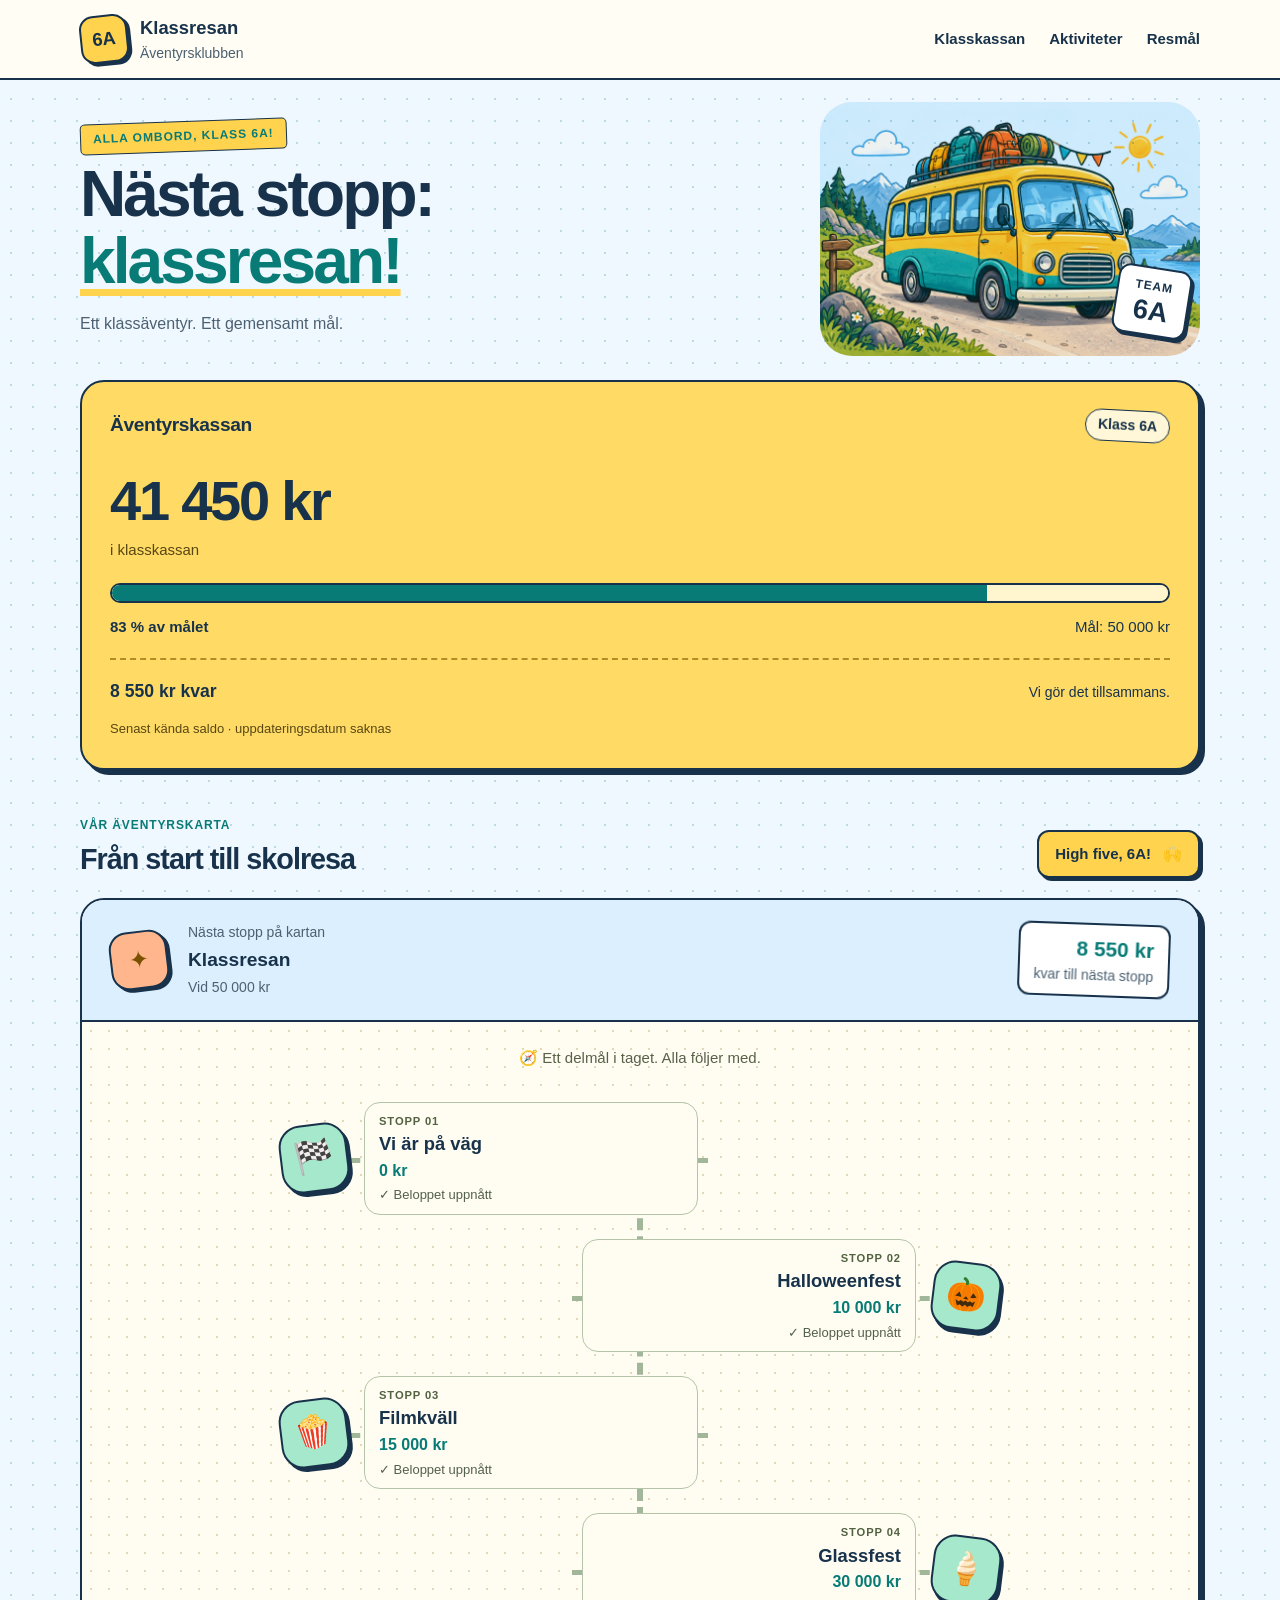
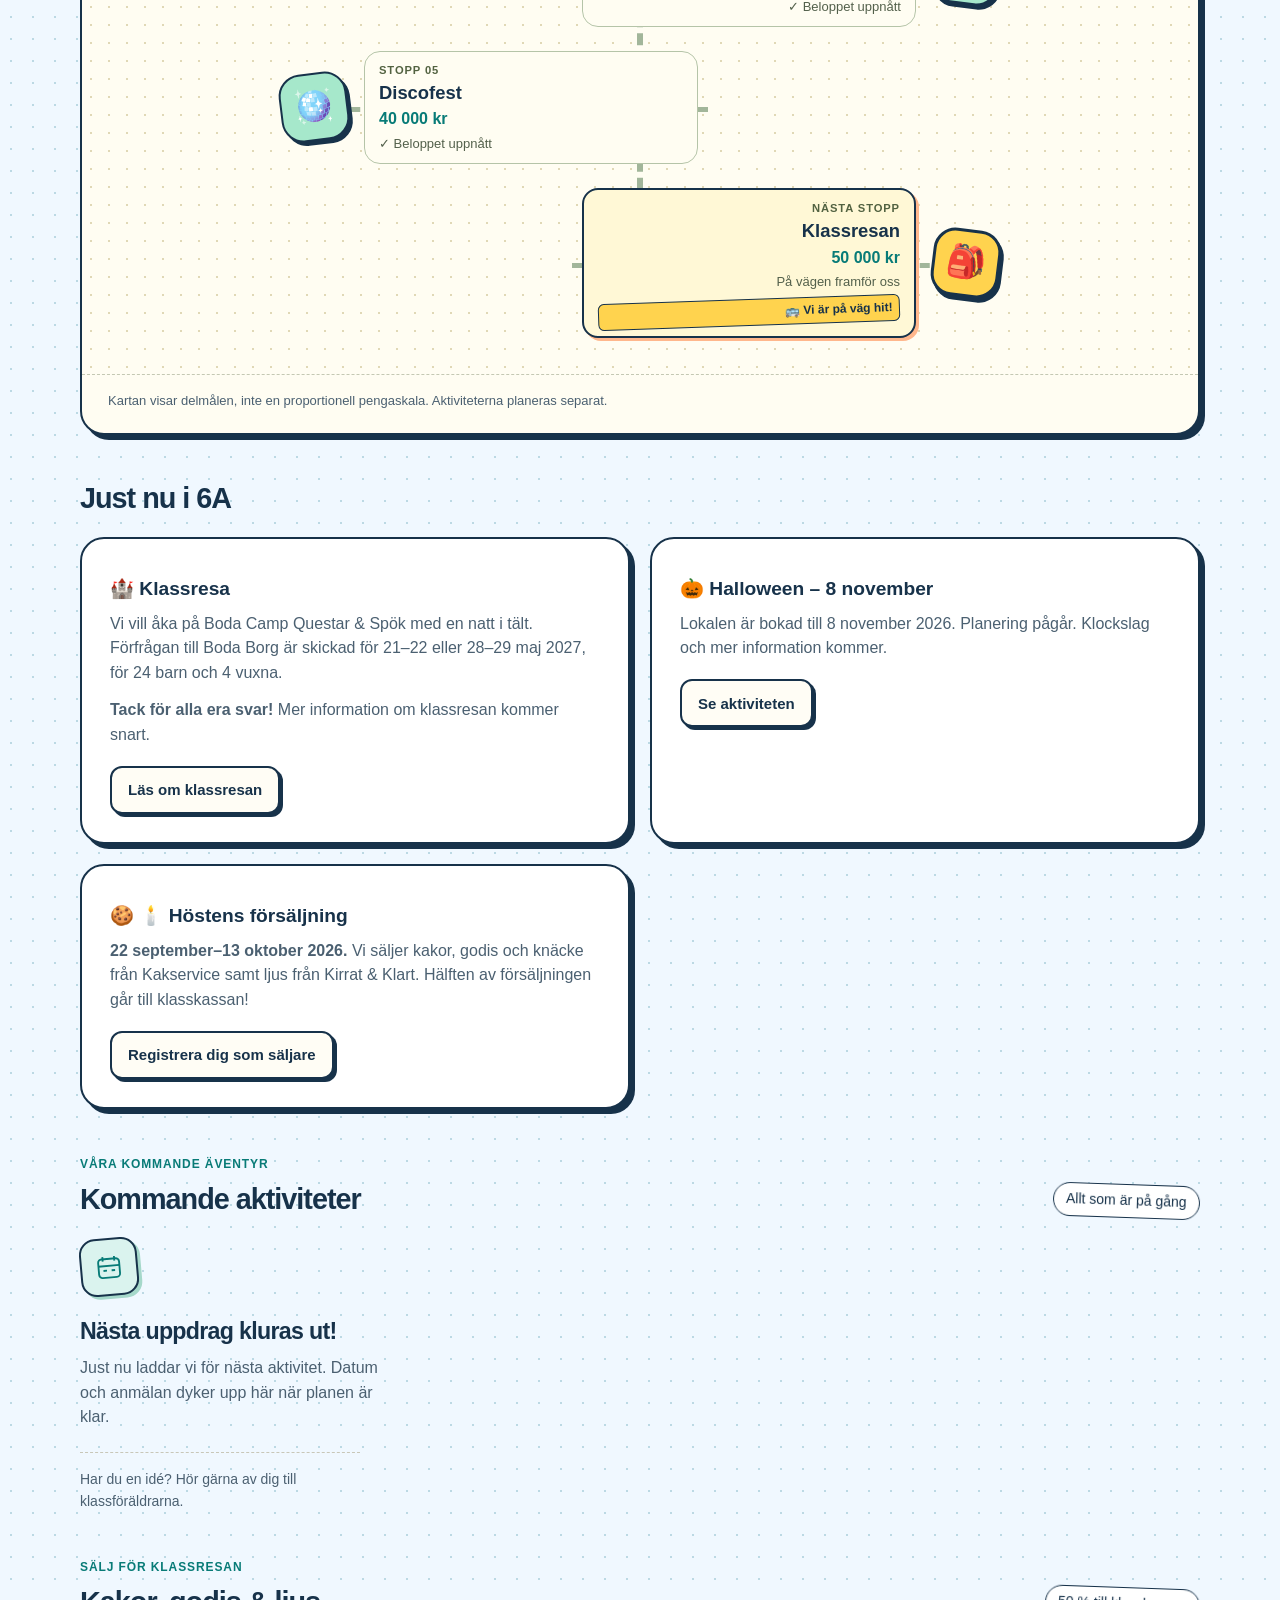
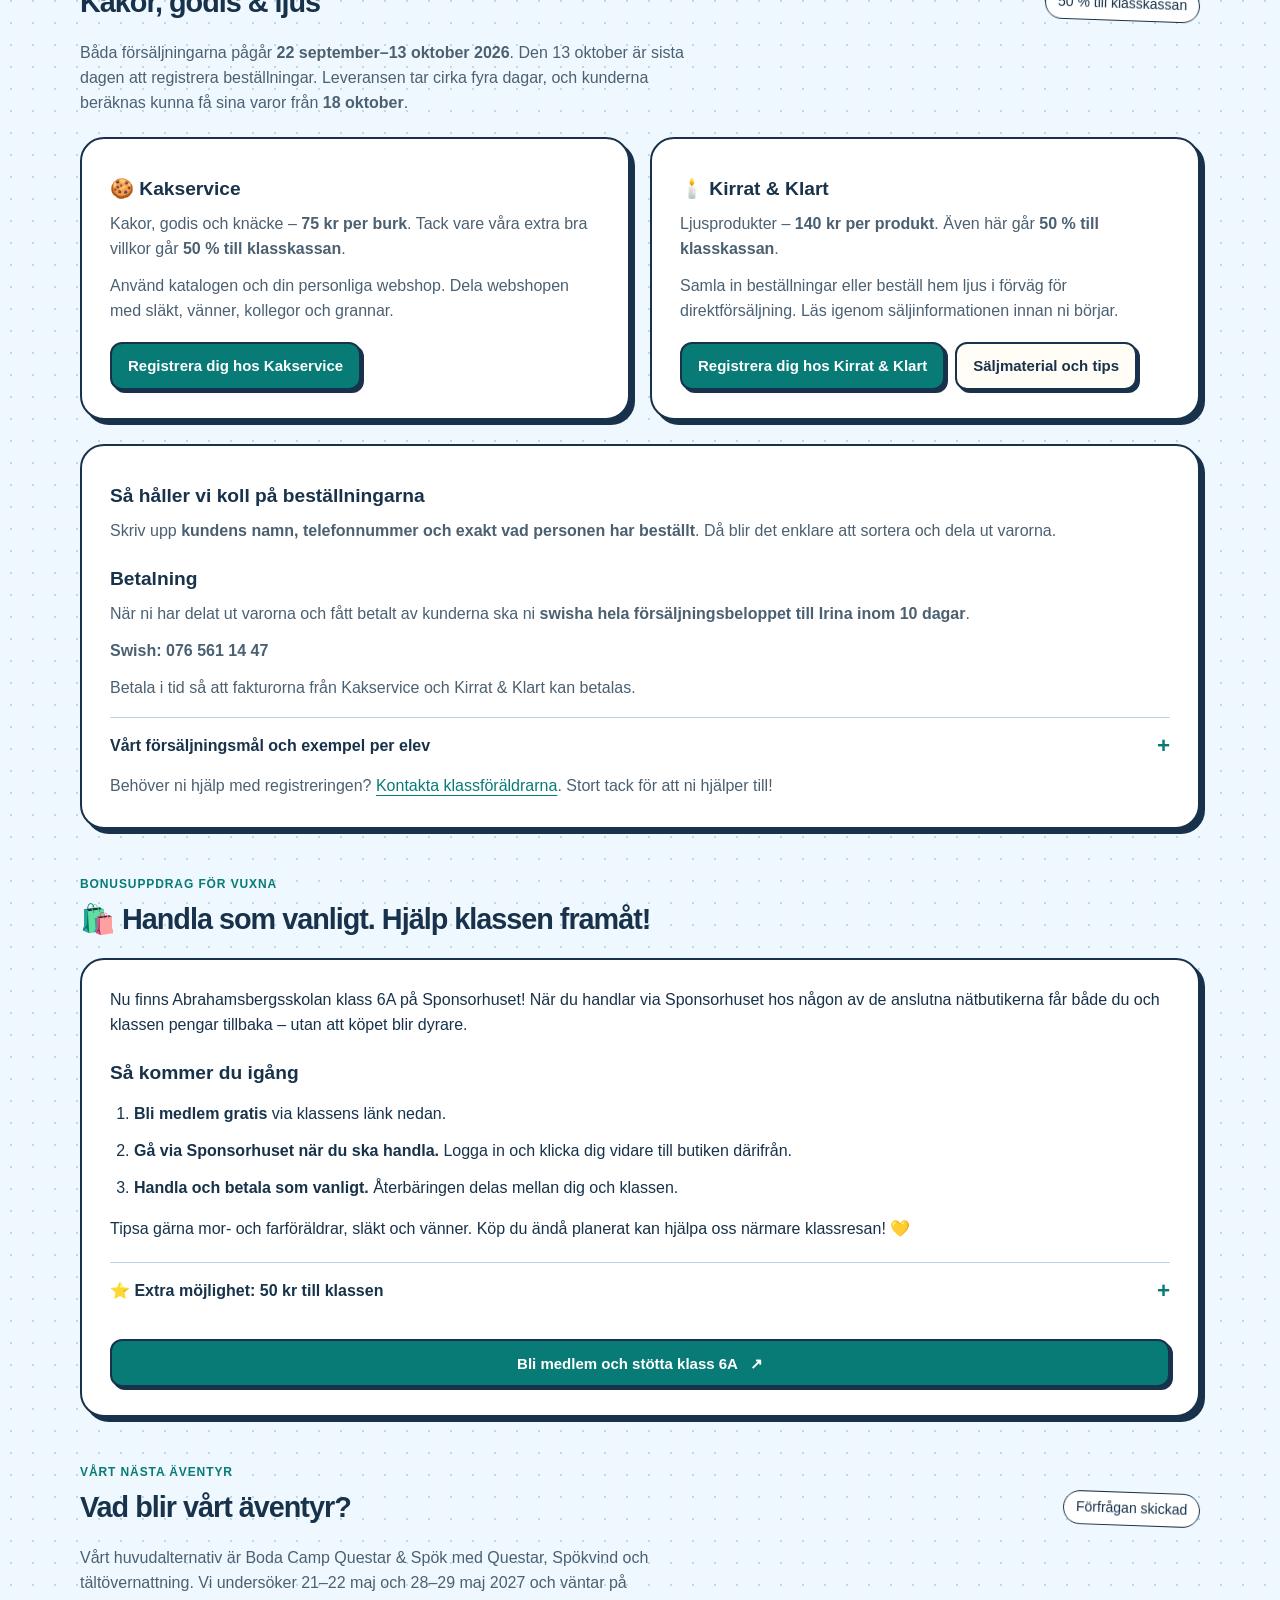
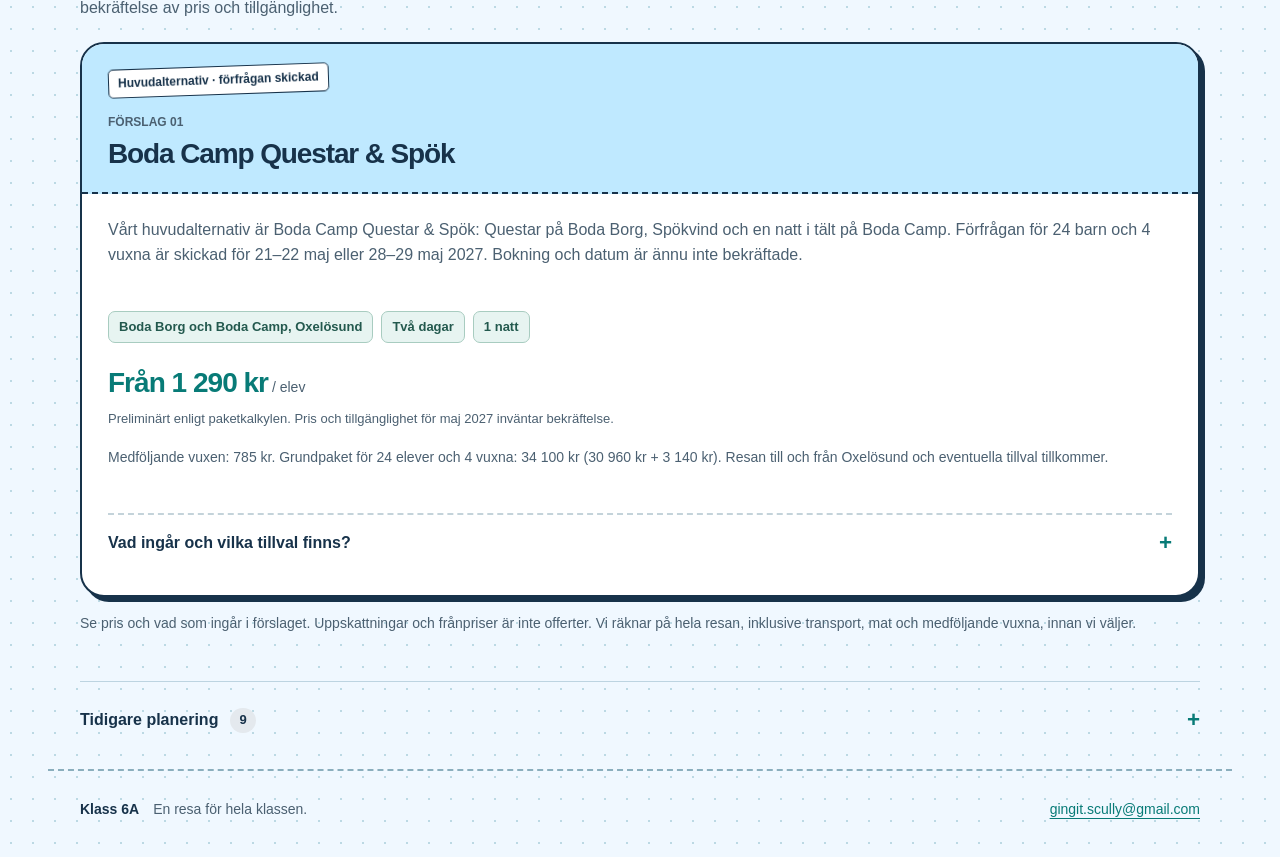
<file: index.html>
<!doctype html>
<html lang="sv">
<head>
  <meta charset="utf-8">
  <meta name="viewport" content="width=device-width, initial-scale=1">
  <meta name="theme-color" content="#086b68">
  <meta name="description" content="Följ klasskassan, hitta aktiviteter och planera klassresan tillsammans med klass 6A.">
  <title>Klass 6A · Tillsammans mot klassresan</title>
  <link rel="icon" type="image/svg+xml" href="data:image/svg+xml,%3Csvg xmlns='http://www.w3.org/2000/svg' viewBox='0 0 40 40'%3E%3Crect width='40' height='40' rx='12' fill='%23086b68'/%3E%3Ctext x='20' y='26' text-anchor='middle' font-family='sans-serif' font-weight='700' font-size='19' fill='white'%3E6A%3C/text%3E%3C/svg%3E">
  <link rel="stylesheet" href="styles.css?v=20261008-sales">
  <script src="config.js?v=20261014-balance-41450" defer></script>
  <script src="core.js" defer></script>
  <script src="script.js?v=20260920-events" defer></script>
  <script data-goatcounter="https://klasskassa6a.goatcounter.com/count"
          async src="https://gc.zgo.at/count.js"></script>
</head>
<body>
  <a class="skip" href="#main">Hoppa till innehållet</a>
  <header class="header"><div class="header-inner">
    <a class="brand" href="#main" aria-label="Klass 6A, startsida"><span class="brand-mark" data-class>6A</span><span>Klassresan<span class="brand-sub">Äventyrsklubben</span></span></a>
    <nav aria-label="Huvudmeny"><a href="#klasskassan">Klasskassan</a><a href="#aktiviteter">Aktiviteter</a><a href="#resmal">Resmål</a></nav>
  </div></header>
  <main id="main" tabindex="-1" class="page">
    <div class="intro adventure-intro"><div class="intro-copy"><p class="eyebrow">ALLA OMBORD, KLASS 6A!</p><h1>Nästa stopp:<br><span>klassresan!</span></h1><p>Ett klassäventyr. Ett gemensamt mål.</p></div><div class="hero-art"><img src="assets/adventure-bus.png" width="1536" height="1024" alt="" fetchpriority="high"><span class="crew-sticker">TEAM <b>6A</b></span></div></div>
    <section class="fund card" id="klasskassan" aria-labelledby="fund-title">
        <div class="section-top"><h2 id="fund-title">Äventyrskassan</h2><span class="fund-label">Klass <span data-class>6A</span></span></div>
        <div id="finance"><p>Uppgifterna kunde inte visas just nu.</p></div>
      </section>
    <section class="section" aria-labelledby="journey-title" style="margin-bottom:32px"><div class="section-heading"><div><p class="eyebrow">VÅR ÄVENTYRSKARTA</p><h2 id="journey-title">Från start till skolresa</h2></div><button class="button text-button" id="celebrate" type="button">High five, 6A! <span aria-hidden="true">🙌</span></button></div><div class="journey card"><div id="next-milestone"></div><div class="route-board"><p class="map-caption"><span aria-hidden="true">🧭</span> Ett delmål i taget. Alla följer med.</p><ol class="milestones adventure-route" id="milestones"></ol></div><p class="map-note">Kartan visar delmålen, inte en proportionell pengaskala. Aktiviteterna planeras separat.</p></div></section>
<section class="section" aria-labelledby="just-nu-title" style="margin-bottom:32px"><div class="section-heading"><h2 id="just-nu-title">Just nu i 6A</h2></div><div class="two-grid"><article class="card activity"><h3><span aria-hidden="true">🏰</span> Klassresa</h3><p>Vi vill åka på Boda Camp Questar &amp; Spök med en natt i tält. Förfrågan till Boda Borg är skickad för 21–22 eller 28–29 maj 2027, för 24 barn och 4 vuxna.</p><p><strong>Tack för alla era svar!</strong> Mer information om klassresan kommer snart.</p><div class="actions"><a class="button secondary" href="#resmal">Läs om klassresan</a></div></article>
<article class="card activity"><h3><span aria-hidden="true">🎃</span> Halloween – 8 november</h3><p>Lokalen är bokad till 8 november 2026. Planering pågår. Klockslag och mer information kommer.</p><div class="actions"><a class="button secondary" href="#activity-halloween-2026">Se aktiviteten</a></div></article>
<article class="card activity"><h3><span aria-hidden="true">🍪 🕯️</span> Höstens försäljning</h3><p><strong>22 september–13 oktober 2026.</strong> Vi säljer kakor, godis och knäcke från Kakservice samt ljus från Kirrat &amp; Klart. Hälften av försäljningen går till klasskassan!</p><div class="actions"><a class="button secondary" href="#forsaljning">Registrera dig som säljare</a></div></article>
</div></section>
    <section class="section" id="aktiviteter" aria-labelledby="next-title"><div class="section-heading"><div><p class="eyebrow">VÅRA KOMMANDE ÄVENTYR</p><h2 id="next-title">Kommande aktiviteter</h2></div><span class="section-note">Allt som är på gång</span></div><div id="next-activity" class="two-grid"></div></section>

    <section class="section sales" id="forsaljning" aria-labelledby="sales-title">
      <div class="section-heading"><div><p class="eyebrow">SÄLJ FÖR KLASSRESAN</p><h2 id="sales-title">Kakor, godis &amp; ljus</h2></div><span class="section-note">50 % till klasskassan</span></div>
      <p class="section-description">Båda försäljningarna pågår <strong>22 september–13 oktober 2026</strong>. Den 13 oktober är sista dagen att registrera beställningar. Leveransen tar cirka fyra dagar, och kunderna beräknas kunna få sina varor från <strong>18 oktober</strong>.</p>
      <div class="two-grid">
        <article class="card activity"><h3><span aria-hidden="true">🍪</span> Kakservice</h3><p>Kakor, godis och knäcke – <strong>75 kr per burk</strong>. Tack vare våra extra bra villkor går <strong>50 % till klasskassan</strong>.</p><p>Använd katalogen och din personliga webshop. Dela webshopen med släkt, vänner, kollegor och grannar.</p><div class="actions"><a class="button" href="https://www.kakservice.se/minasidor/FYTEMY">Registrera dig hos Kakservice</a></div></article>
        <article class="card activity"><h3><span aria-hidden="true">🕯️</span> Kirrat &amp; Klart</h3><p>Ljusprodukter – <strong>140 kr per produkt</strong>. Även här går <strong>50 % till klasskassan</strong>.</p><p>Samla in beställningar eller beställ hem ljus i förväg för direktförsäljning. Läs igenom säljinformationen innan ni börjar.</p><div class="actions"><a class="button" href="https://www.kirratochklart.se/startaforsaljning/2534fed9">Registrera dig hos Kirrat &amp; Klart</a><a class="button secondary" href="https://www.kirratochklart.se/tjana-pengar/saljmaterial-och-information">Säljmaterial och tips</a></div></article>
      </div>
      <div class="card activity sales-info">
        <h3>Så håller vi koll på beställningarna</h3>
        <p>Skriv upp <strong>kundens namn, telefonnummer och exakt vad personen har beställt</strong>. Då blir det enklare att sortera och dela ut varorna.</p>
        <h3>Betalning</h3>
        <p>När ni har delat ut varorna och fått betalt av kunderna ska ni <strong>swisha hela försäljningsbeloppet till Irina inom 10 dagar</strong>.</p>
        <p><strong>Swish: <span class="sales-swish">076 561 14 47</span></strong></p>
        <p>Betala i tid så att fakturorna från Kakservice och Kirrat &amp; Klart kan betalas.</p>
        <details><summary>Vårt försäljningsmål och exempel per elev</summary><p>Målet för höstens försäljning är minst <strong>18 000 kr till klasskassan</strong> – och gärna mer! Med 50 % förtjänst behöver vi tillsammans sälja för minst <strong>36 000 kr</strong>.</p><p>Om alla 24 elever deltar motsvarar det ungefär 1 500 kr i försäljning och 750 kr till klasskassan per elev. Exempel på olika kombinationer:</p><ul><li><strong>20 burkar Kakservice:</strong> 20 × 75 kr = 1 500 kr.</li><li><strong>11 ljusprodukter:</strong> 11 × 140 kr = 1 540 kr.</li><li><strong>10 burkar + 6 ljusprodukter:</strong> 750 kr + 840 kr = 1 590 kr.</li></ul><p>Det här är bara exempel. Välj den kombination som passar er bäst – varje försäljning hjälper klassen närmare resan!</p></details>
        <p>Behöver ni hjälp med registreringen? <a href="mailto:gingit.scully@gmail.com">Kontakta klassföräldrarna</a>. Stort tack för att ni hjälper till!</p>
      </div>
    </section>
<section
  class="section"
  id="sponsorhuset"
  aria-labelledby="sponsorhuset-title"
>
  <div class="section-heading">
    <div>
      <p class="eyebrow">BONUSUPPDRAG FÖR VUXNA</p>
      <h2 id="sponsorhuset-title">
        <span aria-hidden="true">🛍️</span>
        Handla som vanligt. Hjälp klassen framåt!
      </h2>
    </div>
  </div>

  <div class="card">
    <p>
      Nu finns Abrahamsbergsskolan klass 6A på Sponsorhuset!
      När du handlar via Sponsorhuset hos någon av de anslutna
      nätbutikerna får både du och klassen pengar tillbaka –
      utan att köpet blir dyrare.
    </p>

    <h3 style="margin-top: 24px;">Så kommer du igång</h3>

    <ol style="padding-left: 24px;">
      <li style="margin-bottom: 12px;">
        <strong>Bli medlem gratis</strong> via klassens länk nedan.
      </li>
      <li style="margin-bottom: 12px;">
        <strong>Gå via Sponsorhuset när du ska handla.</strong>
        Logga in och klicka dig vidare till butiken därifrån.
      </li>
      <li>
        <strong>Handla och betala som vanligt.</strong>
        Återbäringen delas mellan dig och klassen.
      </li>
    </ol>

    <p>
      Tipsa gärna mor- och farföräldrar, släkt och vänner.
      Köp du ändå planerat kan hjälpa oss närmare klassresan!
      <span aria-hidden="true">💛</span>
    </p>

    <details style="margin-top: 20px; border-top: 1px solid var(--line);">
      <summary>
        <span>
          <span aria-hidden="true">⭐</span>
          Extra möjlighet: 50 kr till klassen
        </span>
      </summary>

      <p>
        Som ny medlem kan du också välja att bli panelist hos
        Norstat. Markera alternativet vid registreringen och
        genomför din första undersökning. Då får klassen
        <strong>50 kr</strong>.
      </p>

      <p class="fine" style="margin-bottom: 16px;">
        Det är frivilligt. Enbart registreringen ger inte
        ersättningen – den första undersökningen måste vara
        slutförd. Se aktuella villkor hos Sponsorhuset.
      </p>
    </details>

    <a
      class="button"
      href="https://www.sponsorhuset.se/abrahamsbergsskolanklass6a/bli-medlem"
      style="width: 100%; margin-top: 20px;"
    >
      Bli medlem och stötta klass 6A
      <span aria-hidden="true">↗</span>
    </a>
  </div>
</section>

    
    <section class="section" id="resmal" aria-labelledby="destinations-title"><div class="section-heading"><div><p class="eyebrow">VÅRT NÄSTA ÄVENTYR</p><h2 id="destinations-title">Vad blir vårt äventyr?</h2></div><span class="section-note">Förfrågan skickad</span></div><p class="section-description">Vårt huvudalternativ är Boda Camp Questar &amp; Spök med Questar, Spökvind och tältövernattning. Vi undersöker 21–22 maj och 28–29 maj 2027 och väntar på bekräftelse av pris och tillgänglighet.</p><div id="destinations"></div><p class="fine">Se pris och vad som ingår i förslaget. Uppskattningar och frånpriser är inte offerter. Vi räknar på hela resan, inklusive transport, mat och medföljande vuxna, innan vi väljer.</p></section>
<section class="archive section" aria-label="Arkiv"><details><summary>Tidigare planering <span id="archive-count" class="count"></span></summary><p class="fine">Sparat från klassens tidigare sida. Ett passerat datum betyder inte att genomförandet är bekräftat.</p><div id="archive" class="two-grid"></div></details></section>
    <noscript><p class="card">Aktivera JavaScript för att visa klasskassan och aktiviteterna. Du kan alltid kontakta klassföräldrarna via e-post nedan.</p></noscript>
  </main>
  <footer class="footer"><div><strong>Klass <span data-class>6A</span></strong><span>En resa för hela klassen.</span></div><a class="contact-email" href="mailto:gingit.scully@gmail.com">gingit.scully@gmail.com</a></footer>
  <div id="status" class="toast" role="status" aria-live="polite"></div><div class="confetti" id="confetti" aria-hidden="true"></div>
</body>
</html>
</file>
<file: styles.css>
:root{--bg:#f7f8fa;--paper:#fff;--ink:#172b4d;--muted:#536278;--teal:#086b68;--teal-light:#e8f3f0;--yellow:#f4c95d;--line:#dce3e8;--radius:22px;font-family:Inter,-apple-system,BlinkMacSystemFont,"Segoe UI",sans-serif;color:var(--ink);font-size:16px;line-height:1.55;background:var(--bg)}
*{box-sizing:border-box}body{margin:0}a{color:var(--teal);text-underline-offset:4px;overflow-wrap:anywhere}button,input{font:inherit}button,summary,a{-webkit-tap-highlight-color:transparent}button{cursor:pointer}button:disabled{cursor:default}button:focus-visible,a:focus-visible,summary:focus-visible{outline:3px solid #bc6500;outline-offset:5px}h1,h2,h3,p{margin:0}h2{font-size:1.5rem;line-height:1.25;letter-spacing:-.035em}h3{font-size:1.2rem;line-height:1.3}p+p{margin-top:.75rem}[hidden]{display:none!important}svg{max-width:100%}.skip{position:absolute;top:-100px;left:16px;z-index:10;background:white;padding:12px}.skip:focus{top:12px}.header{background:var(--paper);border-bottom:1px solid var(--line)}.header-inner{max-width:1184px;margin:auto;padding:22px 32px;display:flex;align-items:center;justify-content:space-between;gap:20px}.brand{display:flex;gap:12px;align-items:center;text-decoration:none;color:var(--ink);font-weight:750;font-size:1.15rem}.brand-mark{background:var(--teal);color:white;border-radius:14px;width:48px;height:48px;display:grid;place-items:center;flex-shrink:0}.brand-sub{display:block;color:var(--muted);font-size:.875rem;font-weight:400}.header nav{display:flex;gap:24px;flex-wrap:wrap}.header nav a{color:var(--muted);font-size:.9375rem;text-decoration:none;padding:10px 0;min-height:44px}.header nav a:hover{color:var(--teal)}.page{max-width:1184px;padding:44px 32px 20px;margin:auto}.intro{margin-bottom:30px;display:grid;grid-template-columns:1.4fr 1fr;align-items:end;gap:8px 36px}.eyebrow{font-size:.75rem;letter-spacing:.12em;font-weight:750;color:var(--teal);margin-bottom:10px}.intro>.eyebrow{grid-column:1/-1}.intro h1{font-size:clamp(2.3rem,4.3vw,3.5rem);letter-spacing:-.055em;line-height:1.06}.intro h1 span{color:var(--teal)}.intro>p:last-child{color:var(--muted);padding-bottom:5px;font-size:1.05rem}.top-grid{display:grid;grid-template-columns:1.18fr 1fr;gap:24px}.card{background:var(--paper);border:1px solid var(--line);border-radius:var(--radius);padding:28px;min-width:0}.section-top{display:flex;align-items:center;justify-content:space-between;gap:12px;margin-bottom:28px}.section-top h2{font-size:1.15rem;letter-spacing:-.02em}.fund{background:var(--teal);color:white;border-color:var(--teal);position:relative;overflow:hidden}.fund-label{font-size:.875rem;border:1px solid #71a7a3;padding:4px 12px;border-radius:20px;white-space:nowrap}.balance{font-size:clamp(2.2rem,4.5vw,3.5rem);font-weight:750;letter-spacing:-.055em;line-height:1.15;overflow-wrap:anywhere;font-variant-numeric:tabular-nums}.balance-caption{color:#d7eeea;font-size:.9375rem;margin-top:4px}.fund progress{appearance:none;width:100%;height:12px;border:0;border-radius:20px;overflow:hidden;display:block;margin:26px 0 12px;background:#438b86}.fund progress::-webkit-progress-bar{background:#438b86}.fund progress::-webkit-progress-value{background:var(--yellow);border-radius:20px}.fund progress::-moz-progress-bar{background:var(--yellow);border-radius:20px}.progress-info{display:flex;justify-content:space-between;gap:12px;flex-wrap:wrap;font-size:.9375rem}.progress-info strong{color:#ffdf8c}.fund-bottom{border-top:1px solid #438b86;padding-top:18px;margin-top:20px;display:flex;gap:8px;justify-content:space-between;align-items:baseline;flex-wrap:wrap}.fund-bottom strong{font-size:1.1rem}.fund .fine{color:#d7eeea;margin-top:14px;font-size:.8125rem}.fine{font-size:.875rem;color:var(--muted);margin-top:16px}.next{display:flex;flex-direction:column}.icon{width:36px;height:36px;border-radius:50%;background:var(--teal-light);display:grid;place-items:center;color:var(--teal);font-size:1.3rem}.empty-calendar{width:58px;height:58px;background:var(--teal-light);color:var(--teal);border-radius:16px;display:grid;place-items:center;margin-bottom:20px}.empty-calendar svg{width:28px;height:28px}.empty h3{font-size:1.4rem;letter-spacing:-.03em;margin-bottom:10px}.empty p{color:var(--muted);max-width:36ch}.empty .small-note{border-top:1px solid var(--line);padding-top:16px;margin-top:22px;font-size:.875rem}.help-strip{background:#edf3f2;border:1px solid #d9e6e1;border-radius:var(--radius);padding:24px 28px;margin-top:24px;display:flex;gap:24px;align-items:center;justify-content:space-between;flex-wrap:wrap}.help-strip>div:first-child{flex:1 1 340px}.help-strip h2{font-size:1.3rem}.help-strip p:not(.eyebrow){font-size:.9375rem;color:var(--muted);margin-top:8px}.help-strip .eyebrow{margin-bottom:7px}.button{display:inline-flex;align-items:center;justify-content:center;gap:12px;border:1px solid transparent;border-radius:12px;min-height:48px;padding:10px 16px;font-size:.9375rem;font-weight:650;text-decoration:none;background:var(--teal);color:white;text-align:center}.button:hover{filter:brightness(.94)}.secondary{background:white;color:var(--teal);border-color:#b9d2ca}.text-button{color:var(--teal);background:transparent;padding-left:0;padding-right:0}.section{margin-top:46px;scroll-margin-top:24px}.section-heading{display:flex;justify-content:space-between;gap:16px;align-items:end;margin-bottom:20px}.section-heading .eyebrow{margin-bottom:8px}.section-note{font-size:.875rem;color:var(--muted)}.section-description{color:var(--muted);margin-bottom:22px;max-width:70ch}.two-grid{display:grid;grid-template-columns:1fr 1fr;gap:20px}.journey{padding:0 28px}.milestone-current{display:flex;align-items:center;gap:20px;padding:26px 0}.milestone-symbol{background:#fff1c9;width:58px;height:58px;border-radius:18px;display:grid;place-items:center;flex-shrink:0;color:#7b5100;font-size:1.5rem}.milestone-current .label{font-size:.875rem;color:var(--muted);margin-bottom:4px}.milestone-current h3{margin-bottom:4px}.milestone-current .remainder{margin-left:auto;color:var(--teal);font-weight:700;text-align:right}.milestone-current small{display:block;font-size:.875rem;color:var(--muted);font-weight:400}.milestone-details{border-top:1px solid var(--line)}summary{cursor:pointer;min-height:48px;padding:16px 0;font-weight:600;list-style:none;display:flex;align-items:center;gap:12px;justify-content:space-between}summary::-webkit-details-marker{display:none}summary::after{content:'+';font-size:1.4rem;line-height:1;flex-shrink:0;color:var(--teal)}details[open]>summary::after{content:'−'}.milestones{list-style:none;margin:0;padding:0 0 8px}.milestones li{display:flex;gap:14px;align-items:center;padding:12px 0;border-bottom:1px solid #edf0f2}.milestones li:last-child{border:0}.step-dot{width:30px;height:30px;border-radius:50%;border:1px solid #bcc8d3;display:grid;place-items:center;flex-shrink:0;font-size:.875rem}.step-dot.reached{background:var(--teal);border-color:var(--teal);color:white}.milestones strong{display:block;font-size:1rem}.milestones small{font-size:.875rem;color:var(--muted)}.milestone-details>.fine{margin-bottom:22px}.destination{padding:0;overflow:hidden}.destination-top{padding:24px 26px 20px;border-bottom:1px solid var(--line);background:#e8f3f0}.destination:nth-child(2) .destination-top{background:#eef0f8}.destination-tag{font-size:.8125rem;font-weight:700;color:var(--teal);margin-bottom:20px;display:block}.destination-number{font-size:.875rem;margin-bottom:4px;color:var(--muted)}.destination h3{font-size:1.6rem;letter-spacing:-.04em}.destination-body{padding:24px 26px}.destination-body>p{color:var(--muted);min-height:4.7em}.chips{display:flex;gap:8px;flex-wrap:wrap;margin:18px 0}.chip{font-size:.8125rem;background:#f2f4f6;border-radius:7px;padding:5px 10px;color:#43536a}.price{font-size:1.75rem;font-weight:750;letter-spacing:-.035em}.price small{font-size:.875rem;font-weight:400;letter-spacing:0;color:var(--muted)}.price-note{font-size:.8125rem;color:var(--muted);margin:4px 0 18px}.destination details{border-top:1px solid var(--line)}.destination details p,.destination li{font-size:.9375rem;color:var(--muted)}.destination ul{padding-left:20px;margin:8px 0 18px}.destination h4{margin:12px 0 0;font-size:.9375rem}.bottom-grid{display:grid;grid-template-columns:1fr 1fr;gap:40px}.bottom-grid h2{margin-bottom:20px}.news-empty{padding:24px;border:1px dashed #c4d0d9;border-radius:18px;color:var(--muted)}.news-empty strong{display:block;color:var(--ink);margin-bottom:8px}.faq details{border-bottom:1px solid var(--line)}.faq summary{font-size:.9375rem}.faq details p{color:var(--muted);padding-bottom:18px;font-size:.9375rem}.activity h3{margin:10px 0}.activity p{color:var(--muted)}.activity .badge{font-size:.8125rem;font-weight:650;color:var(--teal)}.activity .actions{display:flex;gap:10px;flex-wrap:wrap;margin-top:18px}.activity details{margin-top:16px;border-top:1px solid var(--line)}.activity .meta{font-size:.875rem;margin-bottom:10px}.activity .description{white-space:pre-line}.activity:target{outline:3px solid var(--yellow);outline-offset:4px}.archive{border-top:1px solid var(--line);padding-top:10px}.archive .card{padding:20px}.archive .two-grid{padding:20px 0}.archive>details>summary{justify-content:flex-start}.archive>details>summary::after{margin-left:auto}.count{font-size:.8125rem;border-radius:16px;padding:2px 9px;background:#e4e9ee}.footer{max-width:1184px;margin:auto;padding:28px 32px 36px;display:flex;justify-content:space-between;gap:20px;font-size:.875rem;color:var(--muted)}.footer strong{color:var(--ink);margin-right:14px}.contact-email{overflow-wrap:anywhere}.toast{position:fixed;bottom:24px;left:50%;transform:translateX(-50%);background:var(--ink);color:white;border-radius:14px;padding:14px 20px;width:max-content;max-width:calc(100% - 32px);z-index:20;box-shadow:0 8px 30px #172b4d22;pointer-events:none}.toast:empty{display:none}.confetti{pointer-events:none;position:fixed;inset:0;overflow:hidden;z-index:19}.confetti i{position:absolute;top:-20px;width:8px;height:14px;animation:fall 1.7s ease-in forwards}@keyframes fall{to{transform:translateY(105vh) rotate(600deg)}}#tasks:not(:empty){flex-basis:100%;display:grid;grid-template-columns:1fr 1fr;gap:16px}#tasks:empty{display:none}.news-item{padding:18px 0;border-bottom:1px solid var(--line)}.news-item time{color:var(--muted);font-size:.875rem}.news-item h3{margin:6px 0}.news-item p{color:var(--muted)}.share-fallback{display:block;overflow-wrap:anywhere;font-size:.875rem;margin-top:10px}
@media(min-width:1600px){.page{padding-top:56px}}
@media(max-width:767px){.header-inner{padding:16px;display:block}.brand{font-size:1rem}.brand-mark{width:42px;height:42px;border-radius:12px}.brand-sub{font-size:.8125rem}.header nav{margin-top:10px;gap:24px}.header nav a{font-size:.875rem;padding:8px 0}.page{padding:26px 16px 12px}.intro{display:block;margin-bottom:22px}.intro h1{font-size:2.5rem;line-height:1.08}.intro>.eyebrow{font-size:.6875rem;margin-bottom:10px}.intro>p:last-child{margin-top:14px;font-size:.9375rem}.desktop-break{display:none}.top-grid,.two-grid,.bottom-grid{grid-template-columns:1fr;gap:18px}.card{border-radius:18px;padding:22px}.fund .section-top{margin-bottom:22px}.balance{font-size:2.65rem}.fund progress{margin-top:22px}.fund-bottom{margin-top:18px;padding-top:16px}.next .section-top{margin-bottom:20px}.empty-calendar{width:48px;height:48px;margin-bottom:16px}.empty h3{font-size:1.3rem}.help-strip{padding:22px;gap:18px;margin-top:18px;border-radius:18px}.help-strip>div:first-child{flex-basis:100%}.help-strip .button{width:100%}.section{margin-top:34px}.section-heading{display:block;margin-bottom:16px}.section-heading h2{font-size:1.4rem}.section-heading .text-button{margin-top:8px;min-height:44px}.section-note{display:block;margin-top:8px}.journey{padding:0 20px}.milestone-current{flex-wrap:wrap;gap:12px;padding:22px 0}.milestone-symbol{width:44px;height:44px;border-radius:13px}.milestone-current .remainder{margin-left:56px;text-align:left;flex-basis:100%}.destination{padding:0}.destination-top,.destination-body{padding:22px}.destination-body>p{min-height:0}.bottom-grid{gap:32px}.footer{padding:22px 16px 30px;display:block}.footer>div{margin-bottom:12px}.footer span{display:block;margin-top:3px}.activity .actions{display:grid;grid-template-columns:1fr}.activity .actions .button{width:100%}.eyebrow{font-size:.6875rem}#tasks:not(:empty){grid-template-columns:1fr}}
@media(max-width:359px){.header nav{gap:18px}.balance{font-size:2.3rem}.card{padding:19px}.destination{padding:0}.intro h1{font-size:2.25rem}.fund-label{padding:3px 9px}.section-top{gap:8px}.section-top h2{font-size:1.05rem}.journey{padding:0 18px}}
@media(prefers-reduced-motion:reduce){*,*::before,*::after{animation:none!important;transition:none!important;scroll-behavior:auto!important}}
@media print{.header nav,.button,.confetti,.toast{display:none}.page{padding:10px}.top-grid,.two-grid{grid-template-columns:1fr 1fr}.fund{color:var(--ink);background:white}.fund .fine,.fund .balance-caption,.progress-info strong{color:var(--ink)}.card{break-inside:avoid}.footer{padding:10px}}

/* Adventure edition: board-game route, travel stickers and mission cards. */
:root{--bg:#f0f8ff;--ink:#17324a;--muted:#4b6071;--teal:#087b77;--teal-light:#ddf5ec;--yellow:#ffd34e;--line:#bdd4e1;--radius:24px;font-family:"Trebuchet MS","Segoe UI",sans-serif}
body{background-color:var(--bg);background-image:radial-gradient(#bcd9e4 1px,transparent 1px);background-size:22px 22px}.header{border-bottom:2px solid var(--ink);background:#fffdf4}.header-inner{padding-top:14px;padding-bottom:14px}.brand-mark{background:var(--yellow);border:2px solid var(--ink);color:var(--ink);box-shadow:3px 3px 0 var(--ink);transform:rotate(-6deg)}.header nav a{font-weight:700;color:var(--ink)}h1,h2,h3{font-family:"Trebuchet MS","Arial Rounded MT Bold",sans-serif;font-weight:900}.header nav a:hover{text-decoration:underline;text-decoration-thickness:3px;text-decoration-color:var(--yellow)}.page{padding-top:22px}.adventure-intro{display:grid;grid-template-columns:1fr 1fr;gap:16px;align-items:center;margin-bottom:24px}.intro-copy .eyebrow{display:inline-block;background:var(--yellow);padding:5px 12px;transform:rotate(-2deg);border:1.5px solid var(--ink);border-radius:5px;letter-spacing:.08em}.intro-copy h1{font-size:clamp(2.5rem,5.5vw,4rem);line-height:1.04;letter-spacing:-.045em}.intro-copy h1 span{color:var(--teal);text-decoration:underline;text-decoration-color:var(--yellow);text-decoration-thickness:7px;text-underline-offset:6px}.intro-copy>p:last-child{margin-top:18px;color:var(--muted);font-size:1rem}.hero-art{position:relative;justify-self:end;max-width:380px;width:100%}.hero-art img{width:100%;height:auto;display:block;border-radius:32px;mix-blend-mode:multiply}.crew-sticker{position:absolute;right:3%;bottom:8%;border:2px solid var(--ink);background:#fff;box-shadow:3px 3px 0 var(--ink);border-radius:12px;padding:8px 16px;transform:rotate(9deg);font-size:.75rem;font-weight:800;text-align:center;letter-spacing:.08em}.crew-sticker b{font-size:1.7rem;display:block;line-height:1.1;letter-spacing:0}.card{border:2px solid var(--ink);box-shadow:5px 5px 0 #17324a;border-radius:24px}.fund{background:#ffdb66;border-color:var(--ink);color:var(--ink);box-shadow:5px 5px 0 var(--ink)}.fund-label{background:#fff7d7;border:1.5px solid var(--ink);color:var(--ink);transform:rotate(3deg);font-weight:700}.balance{font-weight:900;letter-spacing:-.04em}.balance-caption,.fund .fine{color:#584713}.fund progress{height:20px;border:2px solid var(--ink);background:#fff5cf;margin-top:22px}.fund progress::-webkit-progress-bar{background:#fff5cf}.fund progress::-webkit-progress-value{background:var(--teal);border-radius:0}.fund progress::-moz-progress-bar{background:var(--teal);border-radius:0}.progress-info strong{color:var(--ink)}.fund-bottom{border-top:2px dashed #b38c25}.fund-bottom>span{font-size:.875rem}.section-top h2{font-size:1.2rem}.next{background:#fffdf5}.next .section-top{border-bottom:2px dashed #d9d5c5;padding-bottom:16px;margin-bottom:20px}.next .icon{background:#ffc2a2;border:1.5px solid var(--ink);color:var(--ink);transform:rotate(10deg)}.empty-calendar{background:#daf3ee;border:2px solid var(--ink);box-shadow:3px 3px 0 #a5d8ca;transform:rotate(-5deg)}.empty h3{font-size:1.45rem}.empty .small-note{border-top:1px dashed #c8c7b8}.button{border:2px solid var(--ink);box-shadow:3px 3px 0 var(--ink);font-weight:800;transition:transform .12s,box-shadow .12s}.button:hover{filter:none;transform:translate(-1px,-1px);box-shadow:4px 4px 0 var(--ink)}.button:active{transform:translate(2px,2px);box-shadow:1px 1px 0 var(--ink)}.secondary{background:#fffdf5;color:var(--ink)}.text-button{background:var(--yellow);color:var(--ink);padding:10px 16px}.help-strip{background:#d7f4e6;border:2px solid var(--ink);box-shadow:4px 4px 0 #9dc5b6;position:relative;padding:24px 28px}.help-strip .eyebrow{color:#236249}.help-strip h2{font-size:1.5rem}.eyebrow{font-size:.75rem;letter-spacing:.075em}.section-heading h2{font-size:1.8rem}.section-note{background:white;border:1.5px solid var(--ink);border-radius:20px;padding:5px 12px;transform:rotate(2deg);color:var(--ink)}.journey{padding:0;background:#fffdf2;overflow:hidden}.milestone-current{background:#dcefff;padding:22px 28px;border-bottom:2px solid var(--ink);margin:0}.milestone-symbol{background:#ffb68d;border:2px solid var(--ink);box-shadow:3px 3px 0 var(--ink);transform:rotate(-7deg)}.milestone-current .remainder{background:#fff;border:2px solid var(--ink);border-radius:12px;padding:8px 14px;transform:rotate(2deg);font-size:1.3rem}.milestone-current .fine{margin-top:3px}.route-board{padding:24px 26px;background-image:radial-gradient(#e0d8b6 1px,transparent 1px);background-size:18px 18px}.map-caption{color:#596148;font-size:.9375rem;text-align:center;margin-bottom:20px}.adventure-route{padding:0;margin:0;position:relative;max-width:720px;margin-inline:auto}.adventure-route::before{content:'';position:absolute;left:50%;top:38px;bottom:70px;border-left:6px dashed #a2b69a;transform:translateX(-50%)}.adventure-route .route-stop{position:relative;display:flex;align-items:center;gap:16px;border:0;min-height:128px;padding:12px 0;width:58%}.adventure-route .route-stop:nth-child(even){margin-left:42%;flex-direction:row-reverse;text-align:right}.route-stop::after{content:'';position:absolute;left:40px;right:-10px;top:50%;border-top:5px dashed #a2b69a;z-index:0}.route-stop:nth-child(even)::after{left:-10px;right:40px}.stop-marker{width:68px;height:68px;display:grid;place-items:center;flex-shrink:0;font-size:2rem;border:2px solid var(--ink);border-radius:22px;background:#edf0e6;box-shadow:3px 4px 0 var(--ink);z-index:1;transform:rotate(-7deg)}.route-stop:nth-child(even) .stop-marker{transform:rotate(7deg)}.achieved .stop-marker{background:#a6e8cb}.next-stop .stop-marker{background:#ffd34e;border-width:3px}.stop-info{position:relative;z-index:1;background:#fffdf2;border:1.5px solid #b5c4a8;border-radius:16px;padding:10px 14px;min-width:0;flex:1}.next-stop .stop-info{border:2px solid #17324a;box-shadow:3px 3px 0 #ffb78c;background:#fff8d6}.stop-label{display:block;font-size:.7rem;letter-spacing:.08em;font-weight:800;color:#526241}.adventure-route strong{font-size:1.15rem}.stop-price{display:block;font-size:1rem;font-weight:800;color:var(--teal)}.adventure-route .stop-state{display:block;font-size:.8125rem;color:#53604b;line-height:1.35;margin-top:3px}.here-badge{display:block;background:#ffd34e;border:1px solid var(--ink);border-radius:6px;font-size:.75rem;font-weight:750;padding:3px 6px;margin-top:8px;transform:rotate(-2deg)}.map-note{font-size:.8125rem;margin:0;padding:16px 26px 22px;color:var(--muted);border-top:1px dashed #c4c8b3}.destination{border-radius:24px;position:relative}.destination-top{background:#bfe9ff;border-bottom:2px dashed var(--ink);padding-top:22px}.destination:nth-child(2) .destination-top{background:#ffd4b8}.destination-tag{display:inline-block;border:1.5px solid var(--ink);background:white;padding:4px 9px;border-radius:5px;transform:rotate(-2deg);color:var(--ink);font-size:.75rem;margin-bottom:18px}.destination-number{font-weight:800;font-size:.75rem}.destination h3{font-size:1.75rem}.destination details{border-top:2px dashed #c4d3da}.destination .text-button{background:transparent;border:0;box-shadow:none;padding:8px 0;text-align:left}.chip{background:#e7f4f1;color:#23594e;border:1px solid #a8ccc0;font-weight:700}.price{color:var(--teal);font-weight:900}.news-empty{background:#fffdf4;border:2px dashed #8faebf;border-radius:18px}.faq{background:#fffdf4;border:2px solid var(--ink);border-radius:20px;padding:0 20px;box-shadow:4px 4px 0 #bcd8e7}.faq details:last-child{border-bottom:0}.footer{border-top:2px dashed #8aaebd}.toast{border:2px solid var(--ink);background:#ffd34e;color:var(--ink);font-weight:800;box-shadow:4px 4px 0 var(--ink)}
@media(max-width:767px){.page{padding-top:20px}.adventure-intro{grid-template-columns:minmax(0,1fr) 112px;gap:4px;margin-bottom:24px}.intro-copy .eyebrow{font-size:.625rem;letter-spacing:.03em;padding:4px 6px;margin-bottom:10px;max-width:100%}.intro-copy h1{font-size:clamp(1.9rem,7.5vw,2.6rem)}.intro-copy h1 span{text-decoration-thickness:5px;text-underline-offset:3px}.intro-copy>p:last-child{font-size:.875rem;margin-top:14px}.hero-art{width:130px;margin-left:-18px;justify-self:end;align-self:center}.hero-art img{border-radius:20px}.crew-sticker{font-size:.6rem;padding:4px 8px;bottom:-6px;right:2px}.crew-sticker b{font-size:1.1rem}.card{border-radius:20px;box-shadow:4px 4px 0 var(--ink)}.top-grid{gap:20px}.help-strip{padding:22px}.section-heading h2{font-size:1.5rem}.section-heading .text-button{padding:9px 14px;margin-top:14px}.journey{padding:0}.milestone-current{padding:20px;gap:12px}.milestone-current .remainder{margin-left:0;flex-basis:auto;font-size:1.15rem;transform:rotate(-1deg)}.milestone-current .remainder small{display:inline;margin-left:7px;font-size:.8125rem}.route-board{padding:20px 14px}.map-caption{text-align:left;font-size:.875rem;margin-left:4px}.adventure-route::before{left:28px;top:30px;bottom:65px;border-left-width:5px}.adventure-route .route-stop,.adventure-route .route-stop:nth-child(even){width:100%;margin-left:0;flex-direction:row;text-align:left;gap:12px;min-height:122px}.route-stop::after,.route-stop:nth-child(even)::after{display:none}.stop-marker{width:54px;height:54px;border-radius:17px;font-size:1.7rem;box-shadow:2px 3px 0 var(--ink)}.stop-info{padding:10px 12px}.adventure-route strong{font-size:1.1rem}.stop-label{font-size:.6875rem}.here-badge{font-size:.75rem}.map-note{padding:14px 20px 20px}.section-note{display:inline-block;margin-top:12px}.destination-top,.destination-body{padding:22px}.faq{padding:0 16px}.brand-sub{font-size:.8125rem}}
@media(max-width:359px){.adventure-intro{grid-template-columns:minmax(0,1fr) 82px}.hero-art{width:104px}.intro-copy h1{font-size:1.8rem}.intro-copy .eyebrow{font-size:.59rem}.crew-sticker{right:-1px}.fund .section-top{flex-wrap:wrap}.route-board{padding:18px 10px}.stop-info{padding:10px}.adventure-route .route-stop{gap:10px}.stop-marker{width:48px;height:48px}.adventure-route::before{left:24px}.adventure-route strong{font-size:1rem}}
@media print{body{background:white}.hero-art{max-width:160px}.card{box-shadow:none}.route-stop{break-inside:avoid}.adventure-route::before{border-color:#777}}
/* Keep small-screen labels legible and the illustration within its grid cell. */
@media(max-width:767px){.hero-art{width:100%;margin-left:0}.intro-copy .eyebrow,.eyebrow,.stop-label{font-size:.75rem}.crew-sticker{font-size:.75rem;padding:3px 6px}.intro-copy .eyebrow{line-height:1.4}}
@media(max-width:359px){.hero-art{width:100%}.intro-copy .eyebrow{font-size:.75rem}.crew-sticker{right:0}}

/* Autumn fundraiser: readable cards and full-width mobile actions. */
.sales .two-grid{align-items:start}
.sales .activity p+p{margin-top:12px}
.sales-info{margin-top:24px}
.sales-info h3:not(:first-child){margin-top:24px}
.sales-info ul{padding-left:22px;margin:12px 0}
.sales-info li+li{margin-top:8px}
.sales .actions .button{max-width:100%;overflow-wrap:anywhere}
.sales-swish{white-space:nowrap}
</file>
